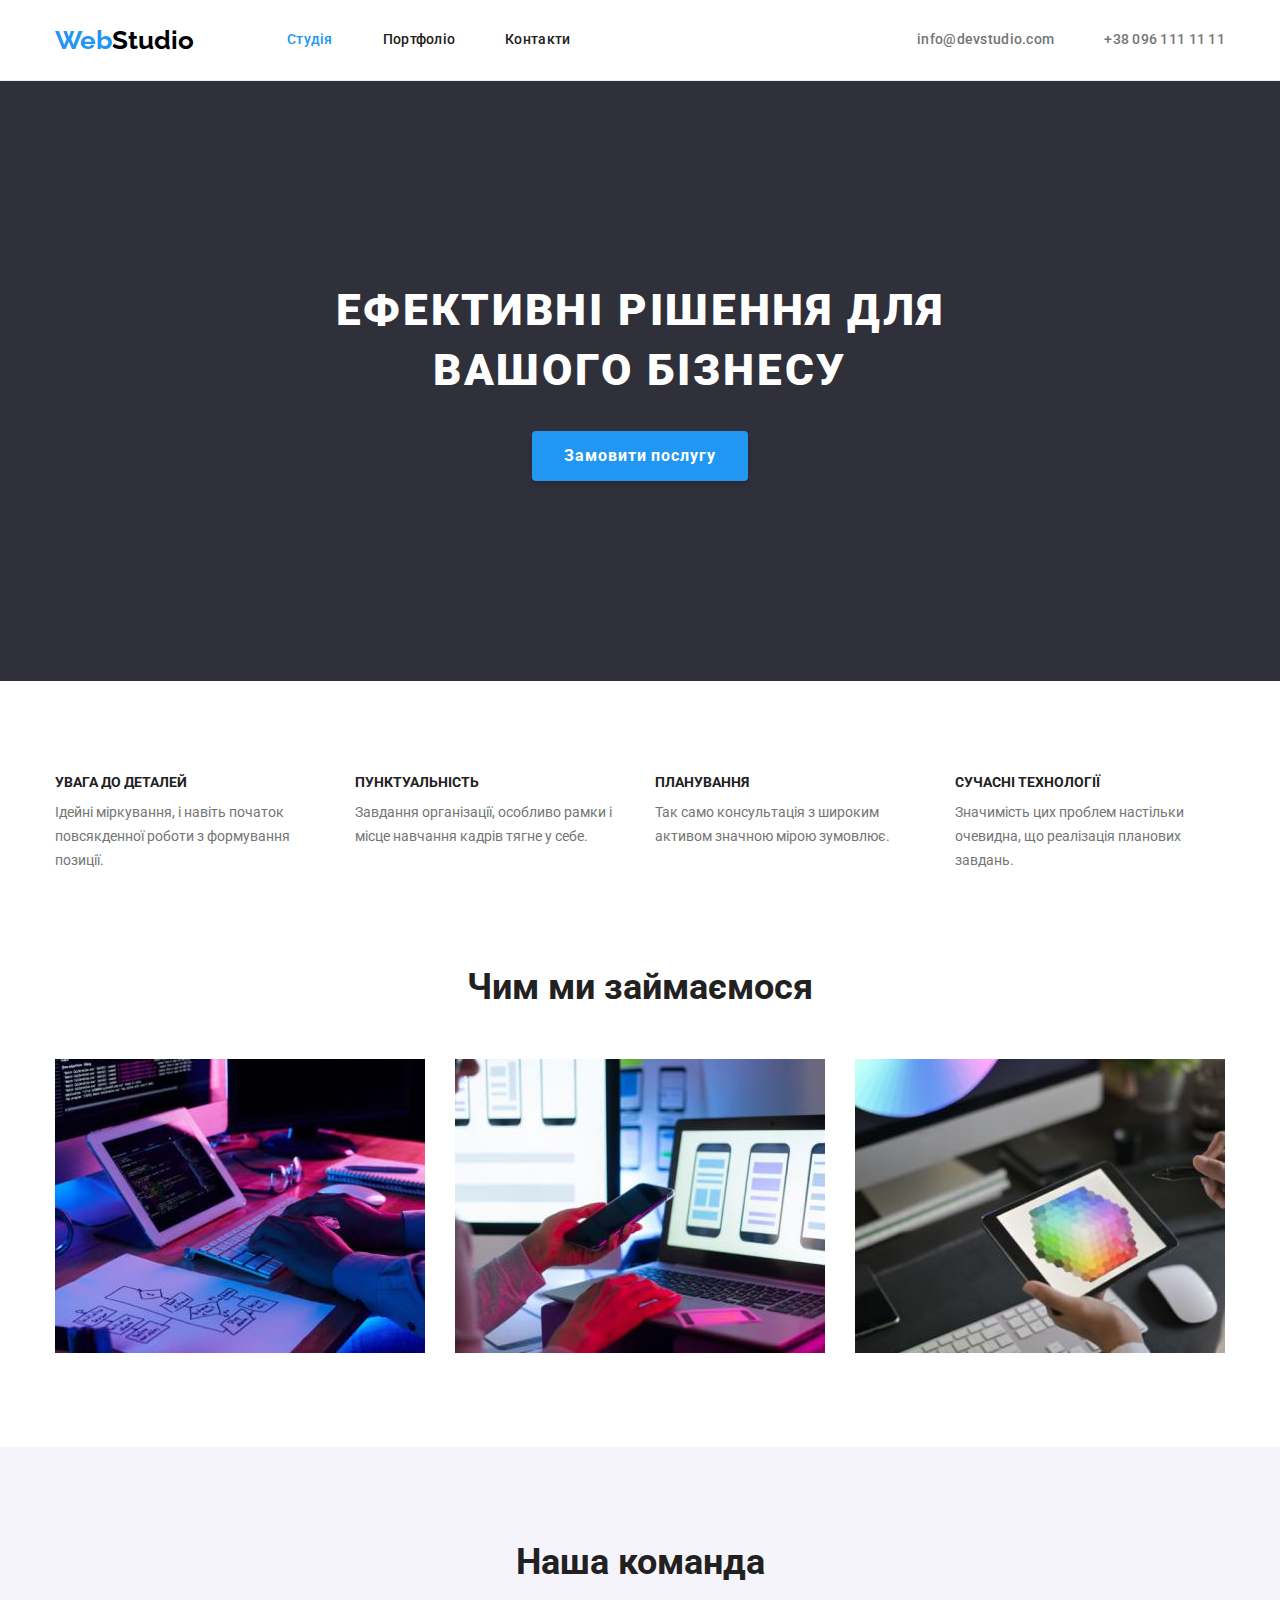
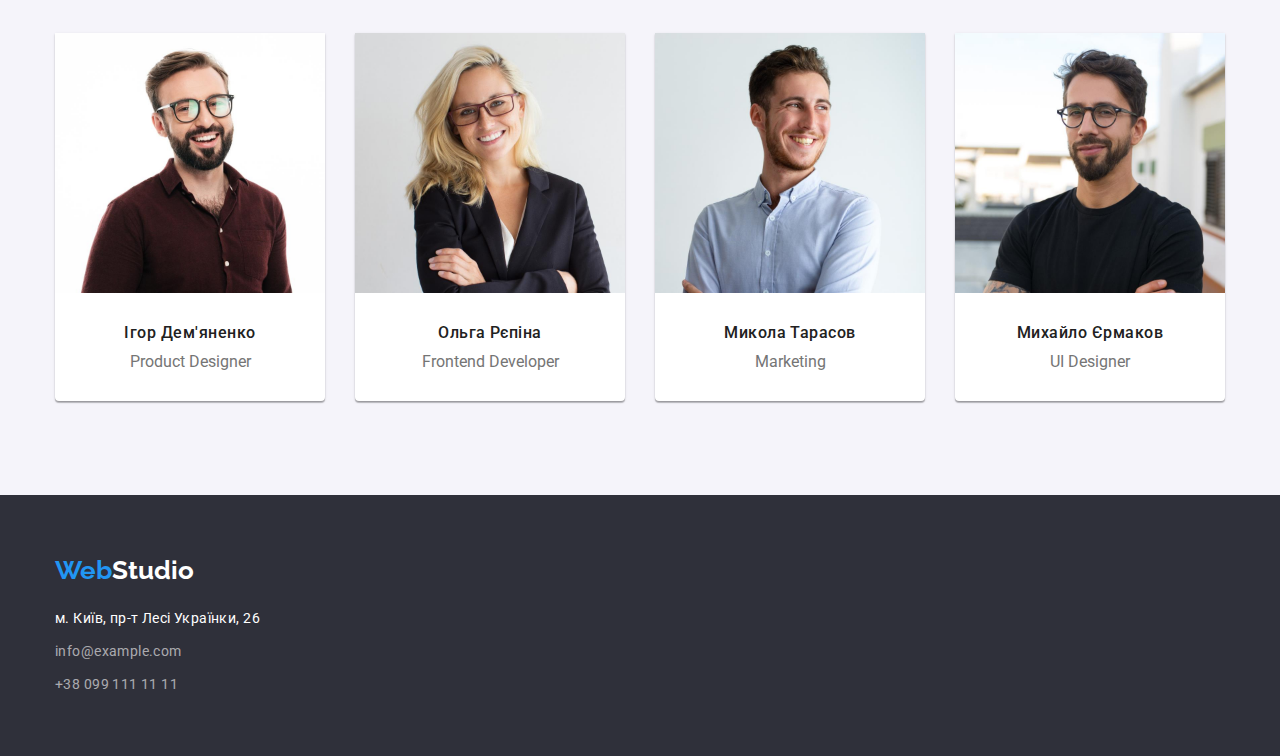
<file: index.html>
<!DOCTYPE html>
<html lang="uk">
    <head>
        <meta charset="UTF-8">
        <meta http-equiv="X-UA-Compatible" content="IE=edge">
        <meta name="viewport" content="width=device-width, initial-scale=1.0">
        <title>Document</title>

        <!-- Fonts start -->
        <link rel="preconnect" href="https://fonts.googleapis.com">
        <link rel="preconnect" href="https://fonts.gstatic.com" crossorigin>
        <link href="https://fonts.googleapis.com/css2?family=Raleway:wght@700&family=Roboto:wght@400;500;700;900&display=swap"
            rel="stylesheet">
        <!-- Fonts end -->

        <!-- Normalize styles start-->
        <link rel="stylesheet" href="https://cdn.jsdelivr.net/npm/modern-normalize@1.1.0/modern-normalize.min.css">
        <!-- Normalize styles end-->

        <!-- Custom styles start -->
        <link rel="stylesheet" href="./css/styles.css">
        <!-- Custom styles end -->
    </head>
    <body>
        <header class="header">
            <div class="container header-container">
                <nav class="header-nav">
                    <a class="logo link" href="/">Web<span class="logo-top">Studio</span>
                    </a>
                    <ul class="nav-list list">
                        <li class="nav-list-item">
                            <a class="nav-link current link" href="./index.html">Студія</a>
                        </li>
                        <li class="nav-list-item">
                            <a class="nav-link link" href="./portfolio.html">Портфоліо</a>
                        </li>
                        <li class="nav-list-item">
                            <a class="nav-link link" href="">Контакти</a>
                        </li>
                    </ul>
                </nav>
                <ul class="contacts-list list">
                    <li class="contacts-list-item">
                        <a class="contacts-link link" href="mailto:info@devstudio.com">info@devstudio.com</a>
                    </li>
                    <li class="contacts-list-item">
                        <a class="contacts-link link" href="tel:+380961111111">+38 096 111 11 11</a>
                    </li>
                </ul>
            </div>
        </header>

        <main>
            <!--Hero-->
            <section class="hero">
                <div class="container hero-container">
                    <h1 class="hero-title">Ефективні рішення для вашого бізнесу</h1>
                    <button class="hero-button" type="button">Замовити послугу</button>
                </div>
            </section>
            
            <!-- Peculiarities -->
            <section class="features section">
                <div class="container features-container">
                    <!--Заголовок Особливості сховати при форматуванні стилів-->
                    <h2 class="features-title visually-hidden">Особливості</h2>
                    <ul class="features-list list">
                        <li class="features-list-item">
                            <h3 class="features-list-title">УВАГА ДО ДЕТАЛЕЙ</h3>
                            <p class="feature-definition">Ідейні міркування, і навіть початок повсякденної роботи з формування позиції.</p>
                        </li>
                        <li class="features-list-item">
                            <h3 class="features-list-title">ПУНКТУАЛЬНІСТЬ</h3>
                            <p class="feature-definition">Завдання організації, особливо рамки і місце навчання кадрів тягне у себе.</p>
                        </li>
                        <li class="features-list-item">
                            <h3 class="features-list-title">ПЛАНУВАННЯ</h3>
                            <p class="feature-definition">Так само консультація з широким активом значною мірою зумовлює.</p>
                        </li>
                        <li class="features-list-item">
                            <h3 class="features-list-title">СУЧАСНІ ТЕХНОЛОГІЇ</h3>
                            <p class="feature-definition">Значимість цих проблем настільки очевидна, що реалізація планових завдань.</p>
                        </li>
                    </ul>
                </div>
            </section>
            
            <!--Activities-->
            <section class="activities section">
                <div class="container activities-container">
                    <h2 class="activities-title">Чим ми займаємося</h2>
                    <ul class="activities-list list">
                        <li class="activities-list-item">
                            <img class="activities-img" src="./images/box_1.jpg" alt="Планшет и клавиатура" width="370">
                        </li>
                        <li class="activities-list-item">
                            <img class="activities-img" src="./images/box_2.jpg" alt="Ноутбук и смартфон" width="370">
                        </li>
                        <li class="activities-list-item">
                            <img class="activities-img" src="./images/box_3.jpg" alt="Планшет, стилус и мышь" width="370">
                        </li>
                    </ul>
                </div>
            </section>
            
            <!--Our Team-->
            <section class="team section">
                <div class="container team-container">
                    <h2 class="team-title">Наша команда</h2>
                    <ul class="team-list list">
                        <li class="team-list-item">
                            <img class="team-list-img" src="./images/team_1.jpg" alt="Product Designer" width="270">
                            <h3 class="team-list-title">Ігор Дем'яненко</h3>
                            <p class="team-list-text"><span lang="en">Product Designer</span></p>
                        </li>
                        <li class="team-list-item">
                            <img class="team-list-img" src="./images/team_2.jpg" alt="Frontend Developer" width="270">
                            <h3 class="team-list-title">Ольга Рєпіна</h3>
                            <p class="team-list-text"><span lang="en">Frontend Developer</span></p>
                        </li>
                        <li class="team-list-item">
                            <img class="team-list-img" src="./images/team_3.jpg" alt="Marketing" width="270">
                            <h3 class="team-list-title">Микола Тарасов</h3>
                            <p class="team-list-text"><span lang="en">Marketing</span></p>
                        </li>
                        <li class="team-list-item">
                            <img class="team-list-img" src="./images/team_4.jpg" alt="UI Designer" width="270">
                            <h3 class="team-list-title">Михайло Єрмаков</h3>
                            <p class="team-list-text"><span lang="en">UI Designer</span></p>
                        </li>
                    </ul>
                </div>
            </section>
        </main>
  
        <footer class="footer">
            <div class="container footer-container">
                <a class="logo link" href="/">Web<span class="logo-down">Studio</span>
                </a>
                <address class="address">
                    <p class="address-text">м. Київ, пр-т Лесі Українки, 26</p>
                    <ul class="address-contacts list">
                        <li class="address-item">
                            <a class="address-link link" href="mailto:info@example.com">info@example.com</a><br>
                        </li>
                        <li>
                            <a class="address-link link" href="tel:+380991111111">+38 099 111 11 11</a>
                        </li>
                    </ul>
                </address>
            </div>
        </footer>
    </body>
</html>
</file>
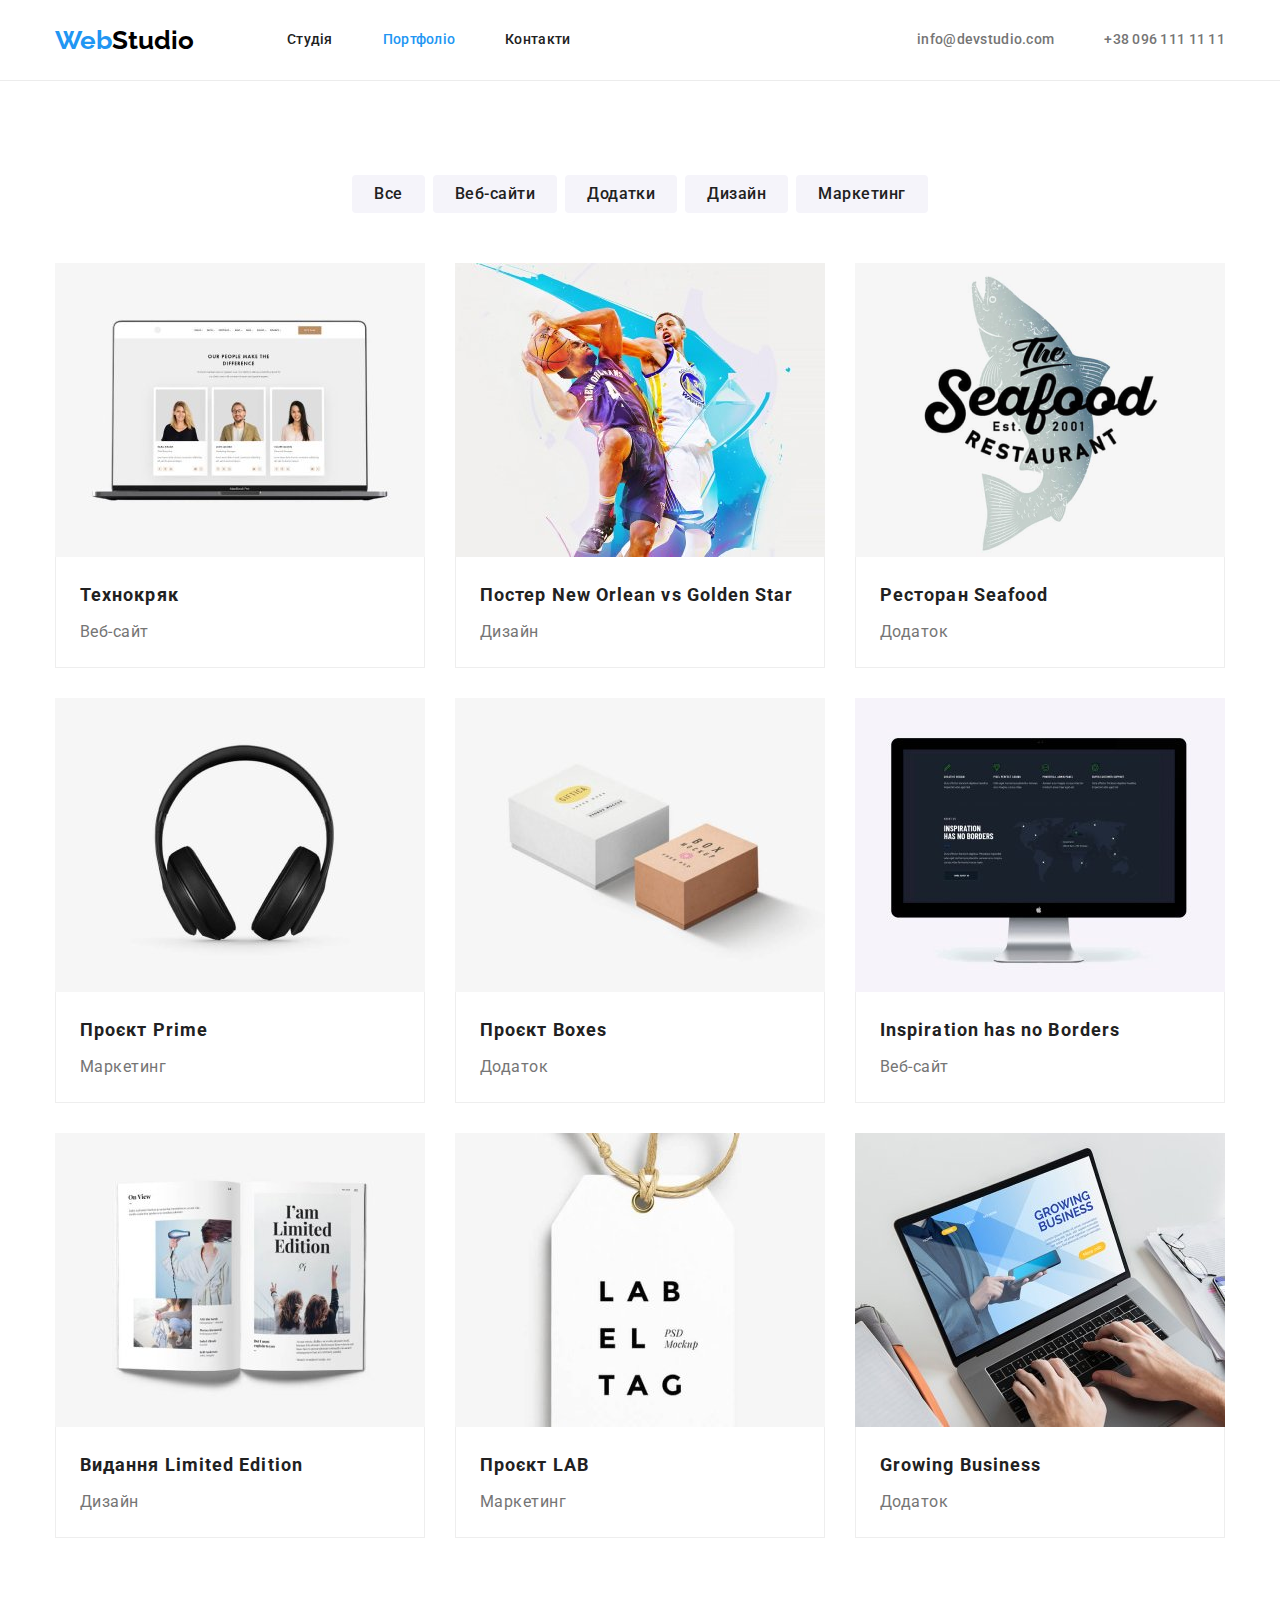
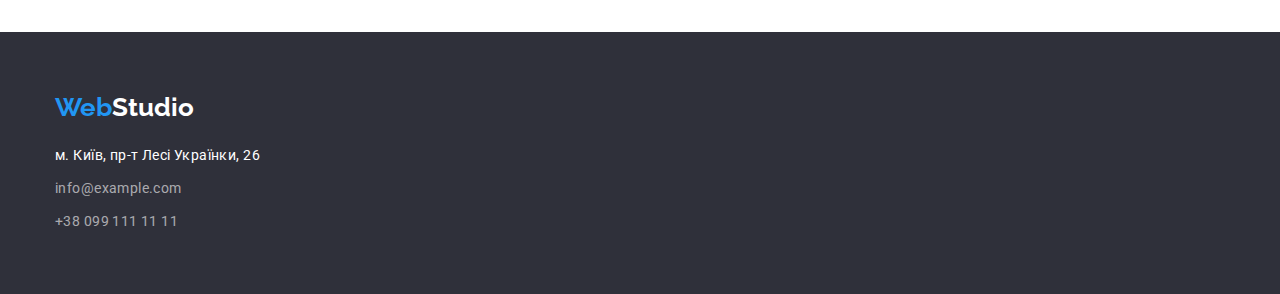
<file: portfolio.html>
<!DOCTYPE html>
<html lang="uk">
    <head>
        <meta charset="UTF-8">
        <meta http-equiv="X-UA-Compatible" content="IE=edge">
        <meta name="viewport" content="width=device-width, initial-scale=1.0">
        <title>Document</title>
        
        <!-- Fonts start -->
        <link rel="preconnect" href="https://fonts.googleapis.com">
        <link rel="preconnect" href="https://fonts.gstatic.com" crossorigin>
        <link href="https://fonts.googleapis.com/css2?family=Raleway:wght@700&family=Roboto:wght@400;500;700;900&display=swap"
            rel="stylesheet">
        <!-- Fonts end -->

        <!-- Normalize styles start-->
        <link rel="stylesheet" href="https://cdn.jsdelivr.net/npm/modern-normalize@1.1.0/modern-normalize.min.css">
        <!-- Normalize styles end-->
        
        <!-- Custom styles start -->
        <link rel="stylesheet" href="./css/styles.css">
        <!-- Custom styles end -->
    </head>
    <body>
        <header class="header">
            <div class="container header-container">
                <nav class="header-nav">
                    <a class="logo link" href="/">Web<span class="logo-top">Studio</span>
                    </a>
                    <ul class="nav-list list">
                        <li class="nav-list-item">
                            <a class="nav-link link" href="./index.html">Студія</a>
                        </li>
                        <li class="nav-list-item">
                            <a class="nav-link current link" href="./portfolio.html">Портфоліо</a>
                        </li>
                        <li class="nav-list-item">
                            <a class="nav-link link" href="">Контакти</a>
                        </li>
                    </ul>
                </nav>
                <ul class="contacts-list list">
                    <li class="contacts-list-item">
                        <a class="contacts-link link" href="mailto:info@devstudio.com">info@devstudio.com</a>
                    </li>
                    <li class="contacts-list-item">
                        <a class="contacts-link link" href="tel:+380961111111">+38 096 111 11 11</a>
                    </li>
                </ul>
            </div>
        </header>

        <main>
            <!--Portfolio-->
            <section class="portfolio section">
                <div class="container portfolio-container">
                    <h1 class="portfolio-title visually-hidden">Портфоліо</h1>
                    <ul class="porfolio-buttons-list list">
                        <li class="porfolio-buttons-item">
                            <button class="portfolio-button" type="button">Все</button>
                        </li>
                        <li class="porfolio-buttons-item">
                            <button class="portfolio-button" type="button">Веб-сайти</button>
                        </li>
                        <li class="porfolio-buttons-item">
                            <button class="portfolio-button" type="button">Додатки</button>
                        </li>
                        <li class="porfolio-buttons-item">
                            <button class="portfolio-button" type="button">Дизайн</button>
                        </li>
                        <li class="porfolio-buttons-item">
                            <button class="portfolio-button" type="button">Маркетинг</button>
                        </li>
                    </ul>
                    <ul class="porfolio-cards-list list">
                        <li class="porfolio-cards-item">
                            <a class="cards-link link" href="">
                                <img class="cards-img" src="./images/portfolio_1.jpg" alt="Технокряк" width="370" height="294">
                                <div class="card-content">
                                    <h2 class="cards-title">Технокряк</h2>
                                    <p class="cards-category">Веб-сайт</p>
                                </div>
                            </a>
                        </li>
                        <li class="porfolio-cards-item">
                            <a class="cards-link link" href="">
                                <img class="cards-img" src="./images/portfolio_2.jpg" alt="Постер New Orlean vs Golden Star" width="370" height="294">
                                <div class="card-content">
                                    <h2 class="cards-title">Постер <span lang="en">New Orlean vs Golden Star</span></h2>
                                    <p class="cards-category">Дизайн</p>
                                </div>
                            </a>
                        </li>
                        <li class="porfolio-cards-item">
                            <a class="cards-link link" href="">
                                <img class="cards-img" src="./images/portfolio_3.png" alt="Ресторан Seafood" width="370" height="294">
                                <div class="card-content">
                                    <h2 class="cards-title">Ресторан <span lang="en">Seafood</span></h2>
                                    <p class="cards-category">Додаток</p>
                                </div>
                            </a>
                        </li>
                        <li class="porfolio-cards-item">
                            <a class="cards-link link" href="">
                                <img class="cards-img" src="./images/portfolio_4.jpg" alt="Проект Prime" width="370" height="294">
                                <div class="card-content">
                                    <h2 class="cards-title">Проєкт <span lang="en">Prime</span></h2>
                                    <p class="cards-category">Маркетинг</p>
                                </div>
                            </a>
                        </li>
                        <li class="porfolio-cards-item">
                            <a class="cards-link link" href="">
                                <img class="cards-img" src="./images/portfolio_5.jpg" alt="Проект Boxes" width="370" height="294">
                                <div class="card-content">
                                    <h2 class="cards-title">Проєкт <span lang="en">Boxes</span></h2>
                                    <p class="cards-category">Додаток</p>
                                </div>
                            </a>
                        </li>
                        <li class="porfolio-cards-item">
                            <a class="cards-link link" href="">
                                <img class="cards-img" src="./images/portfolio_6.jpg" alt="Inspiration has no Borders" width="370" height="294">
                                <div class="card-content">
                                    <h2 class="cards-title"><span lang="en">Inspiration has no Borders</span></h2>
                                    <p class="cards-category">Веб-сайт</p>
                                </div>
                            </a>
                        </li>
                        <li class="porfolio-cards-item">
                            <a class="cards-link link" href="">
                                <img class="cards-img" src="./images/portfolio_7.jpg" alt="Издание Limited Edition" width="370" height="294">
                                <div class="card-content">
                                    <h2 class="cards-title">Видання <span lang="en">Limited Edition</span></h2>
                                    <p class="cards-category">Дизайн</p>
                                </div>
                            </a>
                        </li>
                        <li class="porfolio-cards-item">
                            <a class="cards-link link" href="">
                                <img class="cards-img" src="./images/portfolio_8.jpg" alt="Проект LAB" width="370" height="294">
                                <div class="card-content">
                                    <h2 class="cards-title">Проєкт LAB</h2>
                                    <p class="cards-category">Маркетинг</p>
                                </div>
                            </a>
                        </li>
                        <li class="porfolio-cards-item">
                            <a class="cards-link link" href="">
                                <img class="cards-img" src="./images/portfolio_9.jpg" alt="Growing Business" width="370" height="294">
                                <div class="card-content">
                                    <h2 class="cards-title"><span lang="en">Growing Business</span></h2>
                                    <p class="cards-category">Додаток</p>
                                </div>
                            </a>
                        </li>
                    </ul>
                </div>
            </section>
        </main>

        <footer class="footer">
            <div class="container footer-container">
                <a class="logo link" href="/">Web<span class="logo-down">Studio</span>
                </a>
                <address class="address">
                    <p class="address-text">м. Київ, пр-т Лесі Українки, 26</p>
                    <ul class="address-contacts list">
                        <li class="address-item">
                            <a class="address-link link" href="mailto:info@example.com">info@example.com</a><br>
                        </li>
                        <li>
                            <a class="address-link link" href="tel:+380991111111">+38 099 111 11 11</a>
                        </li>
                    </ul>
                </address>
            </div>
        </footer>
    </body>
</html>
</file>
<file: css/styles.css>
:root {
  /* fonts */
  --main-font: 'Roboto';
  --secondary-font: 'Raleway';
  
  /* text colors */
  --main-text-color: #757575;
  --title-text-color: #212121;
  --logo-top-color: #000000;
  --accent-text-color: #2196F3;
  --accent-button-color: #188CE8;
  --footer-contacts-color: rgba(255, 255, 255, 0.6);
  
  --portfolio-card-border: #EEEEEE;
  --header-border-color: #ECECEC;

  /* bg colors */
  --main-bg-color: #ffffff;
  --dark-bg-color: #2F303A;
  --light-bg-color: #F5F4FA;

  --cards-gap: 30px;
}

body {
  background-color: var(--main-bg-color);
  color: var(--main-text-color);
  font-family: var(--main-font), sans-serif;
  font-size: 14px;
  line-height: 1.71;
}

/* reset */
h1,
h2,
h3,
p,
ul {
  margin: 0;
}

img {
  display: block;
  height: auto;
}

/* Common styles start */
  .container {
    width: 1200px;
    padding-left: 15px;
    padding-right: 15px;
    margin-left: auto;
    margin-right: auto;
  }

  .link {
    text-decoration: none;
  }

  .list {
    list-style: none;
    margin: 0;
    padding: 0;
  }
/* Common styles end */

/* Main Page */
/* Header */
.nav-list,
.contacts-list,
.header-nav,
.header-container {
  display: flex;
}

.logo {
  color: var(--accent-text-color);
  font-size: 26px;
  font-weight: 700;
  font-family: var(--secondary-font), sans-serif;
  line-height: 1.19;
}

.logo-top {
  color: var(--logo-top-color);
}

.header-nav,
.header-container {
  align-items: center;
}

.nav-list {
  margin-left: 93px;
}

.nav-list .nav-list-item+ .nav-list-item {
  margin-left: 50px;
}

.nav-list .nav-link {
  display: block;
  padding-top: 32px;
  padding-bottom: 32px;

  color: var(--title-text-color);
  font-weight: 500;
  line-height: 1.14;
  letter-spacing: 0.02em;
}

.contacts-list {
  margin-left: auto;
}

.contacts-list .contacts-link {
  color: var(--main-text-color);
  font-weight: 500;
  line-height: 1.14;
  letter-spacing: 0.02em;
}

.contacts-list .contacts-list-item+ .contacts-list-item {
  margin-left: 50px;
}

.nav-list .nav-link:hover,
.nav-list .nav-link:focus,
.contacts-list .contacts-link:hover,
.contacts-list .contacts-link:focus {
  color: var(--accent-text-color);
}

.nav-list .nav-link.current {
  color: var(--accent-text-color);
}

.header {
  border-bottom: 1px solid var(--header-border-color);
}

/* Hero */
.hero {
  background-color: var(--dark-bg-color);
  text-align: center;
  padding-top: 200px;
  padding-bottom: 200px;
}

.hero-title {
  color: var(--main-bg-color);
  font-weight: 900;
  font-size: 44px;
  letter-spacing: 0.06em;
  text-transform: uppercase;
  line-height: 1.36;
  margin-bottom: 30px;
  width: 696px;
  margin-left: auto;
  margin-right: auto;
}

.hero-button {
  color: var(--main-bg-color);
  background-color: var(--accent-text-color);
  font-family: var(--main-font), sans-serif;
  font-weight: 700;
  font-size: 16px;
  line-height: 1.88;
  letter-spacing: 0.06em;
  cursor: pointer;
  box-shadow: 0px 4px 4px rgba(0, 0, 0, 0.15);
  border-radius: 4px;
  border: transparent;

  padding-top: 10px;
  padding-right: 32px;
  padding-bottom: 10px;
  padding-left: 32px;
}

.hero-button:hover,
.hero-button:focus {
  background-color: var(--accent-button-color);
}


/* Sections common */
.features-title,
.activities-title,
.team-title,
.portfolio-title {
  color: var(--title-text-color);
  font-weight: 700;
  font-size: 36px;
  line-height: 1.17;
  text-align: center;
}

/* Peculiarities */
.features-list {
  display: flex;
  flex-wrap: wrap;
}

.features-list-title {
  color: var(--title-text-color);
  font-size: 14px;
  font-weight: 700;
  text-transform: uppercase;
  line-height: 1.14;
  margin-bottom: 10px;
}

.features-list-item {
  width: 270px;
  margin-right: var(--cards-gap);
}

.features-list-item:nth-child(4n) {
  margin-right: 0;
}

.section {
  padding-top: 94px;
  padding-bottom: 94px;
}

.features {
  padding-bottom: 0;
}

.visually-hidden {
  position: absolute;
  white-space: nowrap;
  width: 1px;
  height: 1px;
  overflow: hidden;
  border: 0;
  padding: 0;
  clip: rect(0 0 0 0);
  clip-path: inset(50%);
  margin: -1px;
}

/* Activities */
.activities-list {
  display: flex;
}

.activities-list-item {
  margin-right: var(--cards-gap);
}

.activities-list-item:nth-child(3n) {
  margin-right: 0;
}

.activities-title {
  margin-bottom: 50px;
}


/* Team */
.team {
  background-color: var(--light-bg-color);
}

.team-list {
  display: flex;
}

.team-list .team-list-title {
  color: var(--title-text-color);
  font-weight: 500;
  font-size: 16px;
  line-height: 1.19;
  letter-spacing: 0.03em;
  text-align: center;
  margin-top: 30px;
  margin-bottom: 10px;
}

.team-list .team-list-text {
  font-size: 16px;
  line-height: 1.19;
  text-align: center;
  margin-bottom: 30px;
}

.team-list-item {
  width: calc((100% - 90px) / 4);
  background-color: var(--main-bg-color);
  margin-right: var(--cards-gap);
  box-shadow: 0px 1px 3px rgba(0, 0, 0, 0.12), 0px 1px 1px rgba(0, 0, 0, 0.14), 0px 2px 1px rgba(0, 0, 0, 0.2);
  border-radius: 0px 0px 4px 4px;
}

.team-list-item:nth-child(4n) {
  margin-right: 0;
}

.team-title {
  margin-bottom: 50px;
}

/* Footer */
.footer {
  background-color: var(--dark-bg-color);
  padding-top: 60px;
  padding-bottom: 60px;
}

.logo-down {
  color: var(--main-bg-color);
}

.address-text {
  color: var(--main-bg-color);
  letter-spacing: 0.03em;
  font-style: normal;
}

.address-contacts .address-link {
  color: var(--footer-contacts-color);
  font-style: normal;
  letter-spacing: 0.03em;
}

.address-contacts .address-link:hover,
.address-contacts .address-link:focus {
  color: var(--accent-text-color);
}

.address {
  margin-top: 20px;
}

.address-text,
.address-item {
  margin-bottom: 9px;
}

/* Portfolio Page*/
.cards-title {
  color: var(--title-text-color);
  font-weight: 700;
  font-size: 18px;
  line-height: 2;
  letter-spacing: 0.06em;
}

.cards-category {
  color: var(--main-text-color);
  font-size: 16px;
  line-height: 1.88;
  letter-spacing: 0.03em;
  margin-top: 4px;
}

.card-content {
  padding-top: 20px;
  padding-right: 24px;
  padding-bottom: 20px;
  padding-left: 24px;
}

.portfolio-button {
  padding-top: 6px;
  padding-right: 22px;
  padding-bottom: 6px;
  padding-left: 22px;
  border: transparent;
  border-radius: 4px;

  color: var(--title-text-color);
  background-color: var(--light-bg-color);
  font-family: var(--main-font), sans-serif;
  font-weight: 500;
  font-size: 16px;
  line-height: 1.62;
  letter-spacing: 0.03em;
  cursor: pointer;
}

.portfolio-button:hover,
.portfolio-button:focus {
  color: var(--main-bg-color);
  background-color: var(--accent-text-color);
  box-shadow: 0px 3px 1px rgba(0, 0, 0, 0.1), 0px 1px 2px rgba(0, 0, 0, 0.08), 0px 2px 2px rgba(0, 0, 0, 0.12);
}

.porfolio-buttons-list {
  justify-content: center;
  margin-bottom: 50px;
}

.porfolio-buttons-item {
  margin-right: 8px;
}

.porfolio-buttons-item:last-child {
  margin-right: 0;
}

.porfolio-cards-list,
.porfolio-buttons-list {
  display: flex;
  flex-wrap: wrap;
}

.porfolio-cards-item {
  width: calc((100% - 60px) / 3);
}

.porfolio-cards-item {
  margin-right: var(--cards-gap);
  margin-bottom: var(--cards-gap);
}

.porfolio-cards-item:nth-child(3n) {
  margin-right: 0;
}

.porfolio-cards-item:nth-last-child(-n + 3) {
  margin-bottom: 0;
}

.card-content {
  border-right: 1px solid var(--portfolio-card-border);
  border-bottom: 1px solid var(--portfolio-card-border);
  border-left: 1px solid var(--portfolio-card-border);
}



/* Колір секцій тексту (сірий) #757575 */
/* Основний колір посилань, заголовків (чорний) #212121 */
/* Акцентний колір посилань (блакитний) #2196F3 */
/* Основний колір фону Хедер, Секція_2 (білий) #FFFFFF */
/* Акцентний колір фону Секція_1, Футер (темно сірий) #2F303A */
/* Акцентний колір фону Секція_3 (молочно білий) #F5F4FA */
/* Колір контактів футер rgba(255, 255, 255, 0.6) */
</file>
